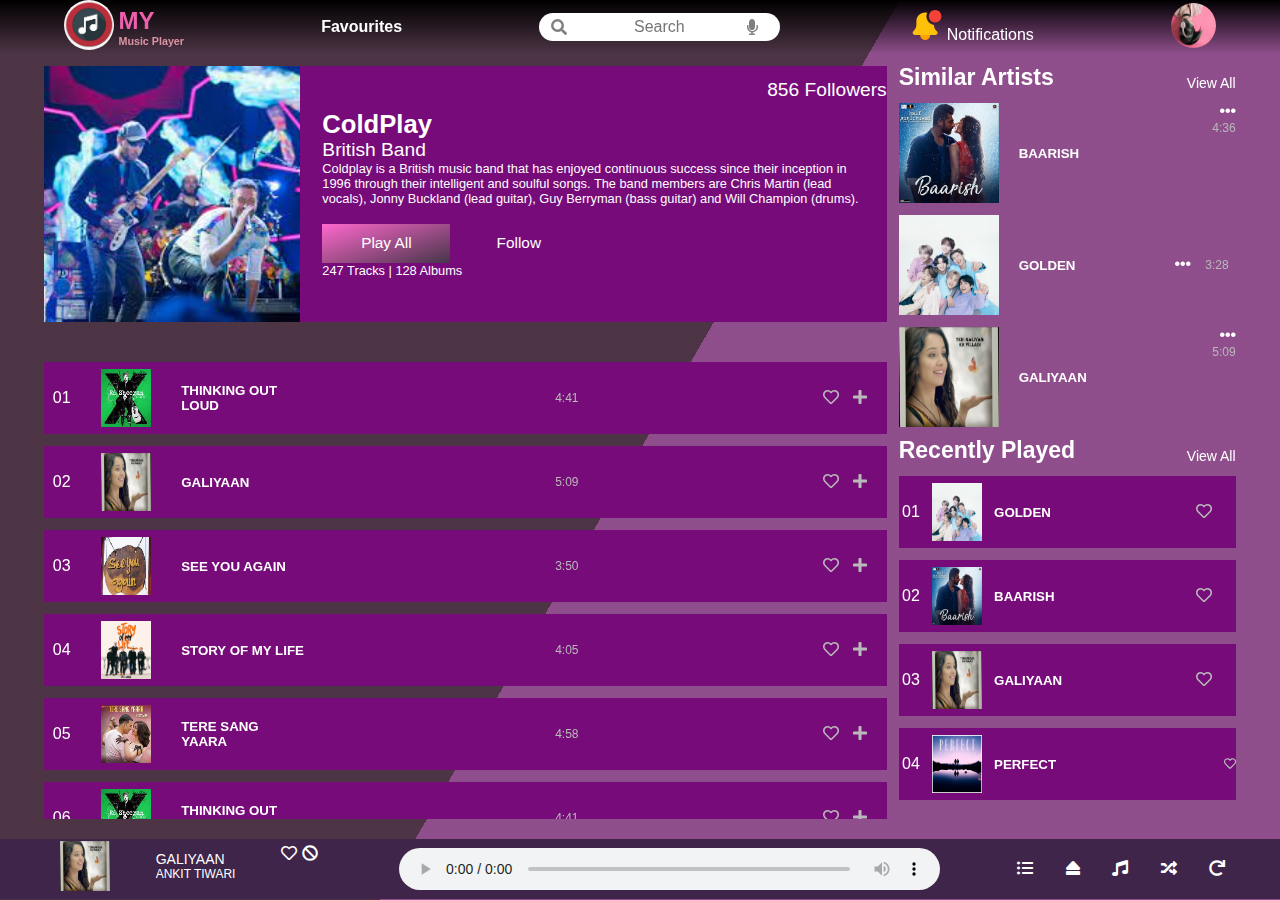
<file: Playlist.html>
<!DOCTYPE html>
<html lang="en">

<head>
    <meta charset="UTF-8">
    <meta name="viewport" content="width=device-width, initial-scale=1.0">
    <title>My Playlist</title>
    <link rel="shortcut icon" href="website_logo.png">
    <link rel="stylesheet" type="text/css" href="style1.css">
   
    
    <link rel="stylesheet" href="https://cdnjs.cloudflare.com/ajax/libs/font-awesome/5.15.2/css/all.min.css"/>
</head>

<body>
    <div class="bg"></div>
    <div class="bg bg2"></div>
    <div class="bg bg3"></div>
    <nav class="navbar">
    
        <div class="navtitle">
            <div class="weblogo">
                <img src="website_logo.png">
            </div>
            <div class="webname">
                <h2 style="color: rgb(236, 96, 173);">
                    MY
                </h2>
                <h6 style="color: rgb(218, 146, 162);">
                    Music Player
                </h6>
            </div>
        </div>
        <div class="favs">
            <h4>
                Favourites
            </h4>
        </div>
        <div class="sbar">
            <div>
                <i class="fas fa-search search-ico"></i>
            </div>
            <input type="text" name="search" placeholder="Search">
            <div>
                <i class="fas fa-microphone mic-ico"></i>
            </div>
        </div>
        <div class="bell">
            <img src="bell_icon.svg">Notifications

        </div>
        <div class="profile">
            <img src="profile_picture.jpeg">
        </div>
    </nav>
    
    <main>
        <aside class="one first">
            <div class="ron">
                <div class=ronimg>
                </div>
                <div class="ron-detail">
                    <div class="detail1">
                        <div class="main-song">
                            <h1>ColdPlay</h1>
                        </div>
                        <div class="follow">
                            856 Followers
                        </div>
                        <p class="auth">British Band</p>
                        <p class="des">
                            Coldplay is a British music band that has enjoyed continuous success since their inception in 1996 through their intelligent and soulful songs. The band members are Chris Martin (lead vocals), Jonny Buckland (lead guitar), Guy Berryman (bass guitar) and Will Champion (drums). </p>
                    </div>
            &nbsp;&nbsp;&nbsp&nbsp;&nbsp;&nbsp;
                    <div class="act">
                        <div class="but">
                            <button>Play All</button>
                            <button>Follow</button>
                        </div>
                        <p>
                            247 Tracks | 128 Albums
                        </p>
                    </div>
                </div>
            </div>

            <div class="pitems">
                <div class="pitem">
                    <div class="side1">
                        <div>
                            01
                        </div>
                        <div>
                            <img src="thinkingoutloud.jpeg">
                            <div class="play-btn">
                                <i class="fas fa-play"></i>
                            </div>
                        </div>
                        <div>
                            <h5>
                                THINKING OUT LOUD
                            </h5>
                        </div>
                    </div>
                    <div class="side2">
                        4:41
                    </div>
                    <div class="side3">
                        <div>
                            <i class="far fa-heart"></i>
                        </div>
                        <div>
                            <i class="fas fa-plus"></i>
                        </div>
                    </div>
                </div>
                <div class="pitem">
                    <div class="side1">
                        <div>
                            02
                        </div>
                        <div>
                            <img src="galiyaan.jpg">
                            <div class="play-btn">
                                <i class="fas fa-play"></i>
                            </div>
                        </div>
                        <div>
                            <h5>
                               GALIYAAN
                            </h5>
                        </div>
                    </div>
                    <div class="side2">
                        5:09
                    </div>
                    <div class="side3">
                        <div>
                            <i class="far fa-heart"></i>
                        </div>
                        <div>
                            <i class="fas fa-plus"></i>
                        </div>
                    </div>
                </div>
                <div class="pitem">
                    <div class="side1">
                        <div>
                            03
                        </div>
                        <div>
                            <img src="seeyouagain.jpeg">
                            <div class="play-btn">
                                <i class="fas fa-play"></i>
                            </div>
                        </div>
                        <div>
                            <h5>
                                SEE YOU AGAIN
                            </h5>
                        </div>
                    </div>
                    <div class="side2">
                        3:50
                    </div>
                    <div class="side3">
                        <div>
                            <i class="far fa-heart"></i>
                        </div>
                        <div>
                            <i class="fas fa-plus"></i>
                        </div>
                    </div>
                </div>
                <div class="pitem">
                    <div class="side1">
                        <div>
                            04
                        </div>
                        <div>
                            <img src="storyofmylife.jpg">
                            <div class="play-btn">
                                <i class="fas fa-play"></i>
                            </div>
                        </div>
                        <div>
                            <h5>
                                STORY OF MY LIFE
                            </h5>
                        </div>
                    </div>
                    <div class="side2">
                        4:05
                    </div>
                    <div class="side3">
                        <div>
                            <i class="far fa-heart"></i>
                        </div>
                        <div>
                            <i class="fas fa-plus"></i>
                        </div>
                    </div>
                </div>
                <div class="pitem">
                    <div class="side1">
                        <div>
                            05
                        </div>
                        <div>
                            <img src="tere sang yara.jpg">
                            <div class="play-btn">
                                <i class="fas fa-play"></i>
                            </div>
                        </div>
                        <div>
                            <h5>
                                TERE SANG YAARA
                            </h5>
                        </div>
                    </div>
                    <div class="side2">
                        4:58
                    </div>
                    <div class="side3">
                        <div>
                            <i class="far fa-heart"></i>
                        </div>
                        <div>
                            <i class="fas fa-plus"></i>
                        </div>
                    </div>
                </div>
                <div class="pitem">
                    <div class="side1">
                        <div>
                            06
                        </div>
                        <div>
                            <img src="thinkingoutloud.jpeg">
                            <div class="play-btn">
                                <i class="fas fa-play"></i>
                            </div>
                        </div>
                        <div>
                            <h5>
                               THINKING OUT LOUD
                            </h5>
                        </div>
                    </div>
                    <div class="side2">
                        4:41
                    </div>
                    <div class="side3">
                        <div>
                            <i class="far fa-heart"></i>
                        </div>
                        <div>
                            <i class="fas fa-plus"></i>
                        </div>
                    </div>
                </div>
                <div class="pitem">
                    <div class="side1">
                        <div>
                            07
                        </div>
                        <div>
                            <img src="loveyouthewayyoulie.jpg">
                            <div class="play-btn">
                                <i class="fas fa-play"></i>
                            </div>
                        </div>
                        <div>
                            <h5>
                             TERE SANG YAARA
                            </h5>
                        </div>
                    </div>
                    <div class="side2">
                        4:58
                    </div>
                    <div class="side3">
                        <div>
                            <i class="far fa-heart"></i>
                        </div>
                        <div>
                            <i class="fas fa-plus"></i>
                        </div>
                    </div>
                </div>
                <div class="pitem">
                    <div class="side1">
                        <div>
                            08
                        </div>
                        <div>
                            <img src="kaun tujhe.jpg">
                            <div class="play-btn">
                                <i class="fas fa-play"></i>
                            </div>
                        </div>
                        <div>
                            <h5>
                                KAUN TUJHE
                            </h5>
                        </div>
                    </div>
                    <div class="side2">
                        4:02
                    </div>
                    <div class="side3">
                        <div>
                            <i class="far fa-heart"></i>
                        </div>
                        <div>
                            <i class="fas fa-plus"></i>
                        </div>
                    </div>
                </div>
                <div class="pitem">
                    <div class="side1">
                        <div>
                            09
                        </div>
                        <div>
                            <img src="galiyaan.jpg">
                            <div class="play-btn">
                                <i class="fas fa-play"></i>
                            </div>
                        </div>
                        <div>
                            <h5>
                                GALIYAAN
                            </h5>
                        </div>
                    </div>
                    <div class="side2">
                        5:09
                    </div>
                    <div class="side3">
                        <div>
                            <i class="far fa-heart"></i>
                        </div>
                        <div>
                            <i class="fas fa-plus"></i>
                        </div>
                    </div>
                </div>
                <div class="pitem">
                    <div class="side1">
                        <div>
                            10
                        </div>
                        <div>
                            <img src="galiyaan.jpg">
                            <div class="play-btn">
                                <i class="fas fa-play"></i>
                            </div>
                        </div>
                        <div>
                            <h5>
                                GALIYAAN
                            </h5>
                        </div>
                    </div>
                    <div class="side2">
                        5:09
                    </div>
                    <div class="side3">
                        <div>
                            <i class="far fa-heart"></i>
                        </div>
                        <div>
                            <i class="fas fa-plus"></i>
                        </div>
                    </div>
                </div>
                <div class="pitem">
                    <div class="side1">
                        <div>
                            11
                        </div>
                        <div>
                            <img src="baarish.jpeg">
                            <div class="play-btn">
                                <i class="fas fa-play"></i>
                            </div>
                        </div>
                        <div>
                            <h5>
                                BAARISH
                            </h5>
                        </div>
                    </div>
                    <div class="side2">
                        4:36
                    </div>
                    <div class="side3">
                        <div>
                            <i class="far fa-heart"></i>
                        </div>
                        <div>
                            <i class="fas fa-plus"></i>
                        </div>
                    </div>
                </div>
                <div class="pitem">
                    <div class="side1">
                        <div>
                            12
                        </div>
                        <div>
                            <img src="PA4.jpg">
                            <div class="play-btn">
                                <i class="fas fa-play"></i>
                            </div>
                        </div>
                        <div>
                            <h5>
                                GOLDEN
                            </h5>
                        </div>
                    </div>
                    <div class="side2">
                        3:28
                    </div>
                    <div class="side3">
                        <div>
                            <i class="far fa-heart"></i>
                        </div>
                        <div>
                            <i class="fas fa-plus"></i>
                        </div>
                    </div>
                </div>
            </div>
        </aside>

      
    

        <label for="plist"><i class="fas fa-angle-double-left"></i>Playlist</label>
        <input type="checkbox" id="plist">
        <aside class="one second">
            
            <div class="mis">
                <div class="sechead">
                    <h1>Similar Artists</h1>
                    <div class="view-btn">
                        View All
                    </div>
                </div>
                <div class="li">
                    <div class="litem">
                        <div>
                            <img src="baarish.jpeg">
                            <div class="play-btn">
                                <i class="fas fa-play"></i>
                            </div>
                        </div>
                        <div style="position: absolute; left:120px;">
                            <h5>
                                BAARISH
                            </h5>
                        </div>
                        <div class="ex">
                            <div>
                                <i class="fas fa-ellipsis-h"></i>
                            </div>
                            <p class="tm">
                               4:36
                            </p>
                        </div>
                    </div>
                    <div class="litem">
                        <div>
                            <img src="PA4.jpg">
                            <div class="play-btn">
                                <i class="fas fa-play"></i>
                            </div>
                        </div>
                        <div style="position: absolute; left:120px;">
                            <h5>
                                GOLDEN
                            </h5>
                        </div>
                        <div class="ext">
                            <div>
                                <i class="fas fa-ellipsis-h"></i>
                            </div>
                            <p class="tm">
                                3:28
                            </p>
                        </div>
                    </div>
                    <div class="litem">
                        <div>
                            <img src="galiyaan.jpg">
                            <div class="play-btn">
                                <i class="fas fa-play"></i>
                            </div>
                        </div>
                        <div style="position: absolute; left:120px;">
                            <h5>
                                GALIYAAN
                            </h5>
                        </div>
                        <div class="ex">
                            <div>
                                <i class="fas fa-ellipsis-h"></i>
                            </div>
                            <p class="tm">
                                5:09
                            </p>
                        </div>
                    </div>
                </div>

                <div class="mis">
                    <div class="sechead">
                        <h1>Recently Played</h1>
                        <div class="viewbtn">
                            View All
                        </div>
                    </div>
                    <div class="li">
                        <div class="pitem">
                            <div class="side1">
                                <div>
                                    01
                                </div>
                                <div>
                                    <img src="PA4.jpg">
                                    <div class="play-btn">
                                        <i class="fas fa-play"></i>
                                    </div>
                                </div>
                                <div>
                                    <h5>
                                       GOLDEN
                                    </h5>
                                </div>
                            </div>
                            <div class="side3">
                                <div>
                                    <i class="far fa-heart"></i>
                                </div>
                            </div>
                        </div>
                        <div class="pitem">
                            <div class="side1">
                                <div>
                                    02
                                </div>
                                <div>
                                    <img src="baarish.jpeg">
                                    <div class="play-btn">
                                        <i class="fas fa-play"></i>
                                    </div>
                                </div>
                                <div>
                                    <h5>
                                        BAARISH
                                    </h5>
                                </div>
                            </div>
                            <div class="side3">
                                <div>
                                    <i class="far fa-heart"></i>
                                </div>
                            </div>
                        </div>
                        <div class="pitem">
                            <div class="side1">
                                <div>
                                    03
                                </div>
                                <div>
                                    <img src="galiyaan.jpg">
                                    <div class="play-btn">
                                        <i class="fas fa-play"></i>
                                    </div>
                                </div>
                                <div>
                                    <h5>
                                       GALIYAAN
                                    </h5>
                                </div>
                            </div>
                            <div class="side3">
                                <div>
                                    <i class="far fa-heart"></i>
                                </div>
                            </div>
                        </div>
                        <div class="pitem">
                            <div class="side1">
                                <div>
                                    04
                                </div>
                                <div>
                                    <img src="perfect.jpg">
                                    <div class="play-btn">
                                        <i class="fas fa-play"></i>
                                    </div>
                                </div>
                                <div>
                                    <h5>
                                        PERFECT
                                    </h5>
                                </div>
                            </div>
                            <div class="side2">
                                <div>
                                    <i class="far fa-heart"></i>
                                </div>
                            </div>
                        </div>
                        <div class="pitem">
                            <div class="side1">
                                <div>
                                    05
                                </div>
                                <div>
                                    <img src="PA4.jpg">
                                    <div class="play-btn">
                                        <i class="fas fa-play"></i>
                                    </div>
                                </div>
                                <div>
                                    <h5>
                                        GOLDEN
                                    </h5>
                                </div>
                            </div>
                            <div class="side3">
                                <div>
                                    <i class="far fa-heart"></i>
                                </div>
                            </div>
                        </div>
                        <div class="pitem">
                            <div class="side1">
                                <div>
                                    06
                                </div>
                                <div>
                                    <img src="baarish.jpeg">
                                    <div class="play-btn">
                                        <i class="fas fa-play"></i>
                                    </div>
                                </div>
                                <div>
                                    <h5>
                                        BAARISH
                                    </h5>
                                </div>
                            </div>
                            <div class="side3">
                                <div>
                                    <i class="far fa-heart"></i>
                                </div>
                            </div>
                        </div>
                        <div class="pitem">
                            <div class="side1">
                                <div>
                                    07
                                </div>
                                <div>
                                    <img src="perfect.jpg">
                                    <div class="play-btn">
                                        <i class="fas fa-play"></i>
                                    </div>
                                </div>
                                <div>
                                    <h5>
                                        PERFECT
                                    </h5>
                                </div>
                            </div>
                            <div class="side3">
                                <div>
                                    <i class="far fa-heart"></i>
                                </div>
                            </div>
                        </div>
                        <div class="pitem">
                            <div class="side1">
                                <div>
                                    08
                                </div>
                                <div>
                                    <img src="tere sang yara.jpg">
                                    <div class="play-btn">
                                        <i class="fas fa-play"></i>
                                    </div>
                                </div>
                                <div>
                                    <hr>
                                    <h5>
                                        BAARISH
                                    </h5>
                                </div>
                            </div>
                            <div class="side3">
                                <div>
                                    <i class="far fa-heart"></i>
                                </div>
                            </div>
                        </div>
                        <div class="pitem">
                            <div class="side1">
                                <div>
                                    09
                                </div>
                                <div>
                                    <img src="PA4.jpg">
                                    <div class="play-btn">
                                        <i class="fas fa-play"></i>
                                    </div>
                                </div>
                                <div>
                                    <h5>
                                        GOLDEN
                                    </h5>
                                </div>
                            </div>
                            <div class="side3">
                                <div>
                                    <i class="far fa-heart"></i>
                                </div>
                            </div>
                        </div>
                    </div>
                </div>
            </div>
        </aside>
    </main>

     
   
     <footer>
        <div class="activesong">
            <div id="sgimg">
                <img src="galiyaan.jpg">
            </div>
            <div class="sgdesc">
                <div>
                    GALIYAAN
                </div>
                <div>
                    ANKIT TIWARI
                </div>
            </div>
            <div class="fticon">
                <span>
                    <i class="far fa-heart"></i>
                </span>
                <span>
                    <i class="fas fa-ban"></i>
                </span>
            </div>
        </div>
        <div class="player">
            <audio controls>
                <source src="music.mp3" type="mp3">
            </audio> 
        </div>
        <div class="ext">
            <div> <i class="fas fa-list-ul"></i></div>
            <div><i class="fa fa-eject"></i></div>
            <div><i class="fa fa-music" ></i></div>
            <div><i class="fas fa-random"></i></div>
            <div><i class="fas fa-redo"></i></div>
        </div>
    </footer>
</body>

</html>
</file>
<file: style1.css>
html{
	height:100%;
}
body {
	margin:0;
	font-family: "Segoe UI", Arial, sans-serif;
	color: white;
}



.bg {
	animation:movingdiv 2s ease-in-out infinite alternate;
	background-image: linear-gradient(-60deg, rgb(128, 54, 124) 50%, rgb(53, 25, 44) 50%);
	bottom:0;
	left:-50%;
	opacity:.5;
	position:fixed;
	right:-50%;
	top:0;
	z-index:-1;
}
  
.bg2 {
	animation-direction:alternate-reverse;
	animation-duration:3s;
}
  
.bg3 {
	animation-duration:4s;
}
@keyframes movingdiv {
	0% {
	  transform:translateX(-25%);
	}
	100% {
	  transform:translateX(25%);
	}
  }
a {
	text-decoration: none;
	color: white;
}
h1,h2,h3,h4,h5,h6,p {
	margin: 0px;
}


.navbar {
	height: auto;
	width: auto;
	background-image: linear-gradient(180deg, black, rgba(0, 0, 0, 0));
	display: flex;
	flex-direction: row;
	flex-wrap: wrap;
	justify-content: space-between;
	align-items: center;
	box-sizing: border-box;
	padding-left: 5%;
	padding-right: 5%;
}
.navbar > div {
	display: inline-block;
}
.weblogo img {
	height: 50px;
	width: 50px;
	border-radius: 100%;
	animation-name: moveinout;
	animation-timing-function: ease-in-out;
	animation-duration: 3s;
	perspective: 10000px;
	transform-style: preserve-3d;
	animation-iteration-count: infinite;
}
@keyframes moveinout {
	75% {
		transform: scale(1.1);
	}
	100% {
		transform: scaleX(1);
	}
}
.webname h4 {
	color: rgb(80, 220, 255);
}
.navtitle > div {
	vertical-align: middle;
	display: inline-block;
}
@keyframes inout {
	0% {
		transform: rotate(0deg);
	}
	50% {
		transform: rotateY(360deg);
	}
	75% {
		transform: scale(1.1);
	}
	100% {
		transform: scaleX(1);
	}
}
.favs {
	animation-name: inout;
	animation-timing-function: ease-in-out;
	animation-duration: 2s;
	perspective: 10000px;
	transform-style: preserve-3d;
	animation-iteration-count: infinite;
}
.sbar {
	width: 20%;
	position: relative;
}
.sbar input {
	width: 100%;
	font-size: 16px;
	text-decoration: none;
	border-radius: 18px;
	border: none;
	padding: 5px;
	font-weight: 500;
	text-align: center;
	transition: all ease-in-out 0.1s;
}
.search-ico {
	color: rgba(0, 0, 0, 0.5);
}
.mic-ico {
	color: rgba(0, 0, 0, 0.5);
}
.sbar > div:nth-child(1) {
	display: inline-block;
	position: absolute;
	width: min-content;
	left: 5%;
	top: 20%;
	transition: all ease-in-out 0.1s;
}
.sbar > div:nth-child(3) {
	display: inline-block;
	position: absolute;
	width: min-content;
	right: 5%;
	top: 20%;
	transition: all ease-in-out 0.1s;
}
input:focus {
	outline: none;
}
.bell img {
	width: 40px;
	height: 30px;
	animation-name: movingbell;
	animation-duration: 0.4s;
	animation-timing-function: ease-in-out;
	animation-iteration-count: infinite;
	animation-delay: 5s;
	position: first;
}
@keyframes movingbell {
	0% {
		transform: rotate(-15deg);
	}
	50% {
		transform: rotate(15deg);
	}
	100% {
		transform: rotate(-15deg);
	}
}
.profile img {
	width: 45px;
	height: 45px;
	border-radius: 100%;
}



main {
	width: 100%;
	padding: 0% 3%;
	box-sizing: border-box;
	display: flex;
	flex-direction: row;
	justify-content: space-around;
	transition: all ease-in-out 1s;
}
.one {
	display: inline-block;
	overflow: hidden;
}
.first{
	width: 70%;
	height: 85vh;
	overflow: scroll;
}
.first::-webkit-scrollbar {
	display: none;
}
.second {
	width: 28%;
	height: 85vh;
	z-index: 2;
}
.ron {
	height: 20vw;
	width: 100%;
	margin-top: 12px;
	box-sizing: border-box;
	display: flex;
	flex-direction: row;
	justify-content: space-between;
	align-items: center;
	background-color:  #770b7a;
	margin-bottom: 40px;
	position: relative;
}
.ronimg {
	height: 20vw;
	width: 20vw;
	background-image:url("P1.jpeg");
	background-size: cover;
}
.ron-detail {
	width: 67%;
	height: 100%;
	display: flex;
	flex-direction: column;
	justify-content: center;
	box-sizing: border-box;
	padding-right: 12px;
}
.detail1,
.action-part {
	width: 100%;
	height: max-content;
}
.main-song,
.follow {
	display: inline-block;
}
.main-song h1 {
	font-size: 2vw;
}
.follow {
	position: absolute;
	right: 0%;
	top: 5%;
}
.follow,
.auth {
	font-size: 1.5vw;
}
.des {
	font-size: 1vw;
}
.act p {
	font-size: 1vw;
}
.but > button {
	border: 0px;
	height: 3vw;
	width: 10vw;
	color: white;
	font-size: 1.2vw;
}
.but > button:nth-child(1) {
	background-image: linear-gradient(-19deg, rgb(70, 53, 73) 0%, rgb(255, 104, 205) 100%);
}
.but > button:nth-child(2) {
	background-color: transparent;
}



.pitem {
	
	height: 8vh;

	box-sizing: border-box;
	background-color:#770b7a;
	display: flex;
	flex-direction: row;
	justify-content: space-between;
	align-items: center;
	margin-bottom: 12px;
	
}
.pitem:hover {
	background-color: #380e3d;
}
.side1 {
	display: flex;
	flex-direction: row;
	justify-content: flex-start;
	align-items: center;
	width: 30%;
	height: 100%;
	padding: 0% 1%;
}
.side2 {
	display: flex;
	flex-direction: row;
	justify-content: center;
	align-items: center;
	width: min-content;
	height: 100%;
}
.side3 {
	display: flex;
	flex-direction: row;
	justify-content: center;
	align-items: center;
	width: 50px;
	height: 100%;
	padding-right: 2%;
}
.side1 > div:nth-child(2) {
	height: 80%;
	min-width: 50px;
	max-width: 50px;
	margin: 0px 12% 0px 12%;
	position: relative;
}
.side1 > div:nth-child(2) img {
	width: 100%;
	height: 100%;
}
.side1 > div:nth-child(3) p {
	color: rgb(185, 185, 185);
}
.play-btn {
	background-color: black;
	width: 100%;
	height: 100%;
	position: absolute;
	top: 0%;
	left: 0%;
	opacity: 0;
	display: flex;
	flex-direction: row;
	justify-content: center;
	align-items: center;
	transition: all ease-in-out 0.1s;
}
.play-btn:hover {
	opacity: 0.7;
}
.side1 div p {
	font-size: 14px;
}
.side2 {
	font-size: 12px;
	color: rgb(185, 185, 185);
}
.side3 {
	color: rgb(185, 185, 185);
}
.side3 div:nth-child(2) {
	margin-left: 27%;
}
label {
	display: none;
	position: absolute;
	right: 0%;
	top: 20%;
	padding-bottom: 5px;
	z-index: 3;
	box-shadow: 0px 0px 2px 1px rgb(250, 219, 234);
	width: 85px;
	font-size: 20px;
	height: 25px;
	text-align: center;
	background-image: linear-gradient(45deg, #3c5f94 -50%, rgb(211 31 142) 150%);
}
label ~ input {
	display: none;
}
.sechead {
	margin-top: 10px;
	position: relative;
	margin-bottom: 12px;
}
.sechead div,
.sechead h1 {
	display: inline-block;
}
.sechead h1 {
	font-size: 23px;
}
.sechead div {
	position: absolute;
	bottom: 0%;
	right: 0px;
	font-size: 14px;
}

.li {
	height: 36vh;
	overflow: scroll;
}
.li::-webkit-scrollbar {
	display: none;
}
.litem {
	width: 100%;
	height: 100px;
	box-sizing: border-box;
	display: flex;
	flex-direction: row;
	justify-content: space-between;
	align-items: center;
	position: relative;
	margin-bottom: 12px;
}
.litem:hover {
	background-color: #380e3d;
}
.litem > div:nth-child(1) {
	width: 100px;
	height: 100%;
	position: relative;
}
.litem > div:nth-child(1) > img {
	width: 100%;
	height: 100%;
}
.tm {
	font-size: 12px;
	color: rgb(185, 185, 185);
}
.ex {
	text-align: right;
	height: 100%;
}

footer {
	position: absolute;
	bottom: 1px;
	width: 100%;
	height: 60px;
	background-color: #3f2549;
	display: flex;
	flex-direction: row;
	justify-content: space-between;
	align-content: center;
	flex-wrap: nowrap;
	padding: 0px 3%;
	box-sizing: border-box;
	z-index: 6;
}
.activesong {
	
	height: 90%;
	width: 25%;
	display: flex;
	flex-direction: row;
	justify-content: space-around;
	align-items: center;
}
#sgimg {
	width: 50px;
	height: 50px;
	min-width: 50px;
	min-height: 50px;
}
#sgimg img {
	width: 100%;
	height: 100%;
}
.fticon {
	height: 100%;
	padding-top: 4%;
}
.sgdesc {
	margin-right: 1%;
	margin-left: 1%;
}
.sgdesc div:nth-child(1) {
	font-size: 14px;
}
.sgdesc div:nth-child(2) {
	font-size: 12px;
}
.player {
	width: 45%;
	display: flex;
	flex-direction: column;
	align-items: center;
	justify-content: center;
	flex-wrap: nowrap;
}
.player audio{
	width: 100%;
	height: 70%;
	outline: none;
}
.ext {
	width: 20%;
	display: flex;
	flex-direction: row;
	justify-content: space-around;
	align-items: center;
}





@media screen and (max-width: 1200px) {
	.favs {
		display: none !important;
	}
	.sbar {
		width: 30%;
	}
	input {
		font-size: 11px !important;
	}
	.main-song h1 {
		font-size: 2.4vw;
	}
	.des {
		font-size: 1.2vw;
	}
}
@media screen and (max-width: 900px) {
	body{
        font-size:x-small;
    }
	.des {
		font-size: 1.6vw;
	}
	label {
		display: block;
	}
	.second {
		visibility: hidden;
		opacity: 0;
		position: absolute;
		width: 300px;
		height: 68vh;
		background-color: #050043;
		box-shadow: 0px 0px 2px 1px white;
		right: 0px;
		top: 23.5%;
		overflow: scroll;
		padding-left:10px;
		z-index: 5;
		padding-right:5px;
		transition:visibility ease-in-out 0.3s;
		transition: opacity ease-in-out 0.3s;
	}
	input[type="checkbox"]:checked ~ .second {
		visibility: visible;
		opacity: 1;
	}
	.li {
		overflow: hidden;
		height: auto;
	}
	.litem {
		background-color: #1a1e33;
	}
	.second::-webkit-scrollbar {
		display: none;
	}
	.first {
		width: 100%;
	}
	.ron {
		height: 30vw;
	}
	.ronimg {
		height: 30vw;
		width: 30vw;
	}
	.act p {
		font-size: 2vw;
	}
	.but > button {
		height: 4vw;
		width: 11vw;
		font-size: 1.7vw;
	}
}
@media screen and (max-width: 700px) {
	body{
        font-size:x-small;
    }
	.follow,
	.auth {
		font-size: 2vw;
	}
	.des {
		font-size: 1.8vw;
	}
	.ext > div:nth-child(3) {
		display: none;
	}
	.ext > div:nth-child(4) {
		display: none;
	}
}
@media screen and (max-width: 550px) {
	body{
        font-size:x-small;
    }
	.weblogo img {
		height: 30px;
		width: 30px;
	}
	.webname h1 {
		font-size: 3vw;
	}
	.webname h4 {
		font-size: 2vw;
	}
	.bell img {
		width: 20px;
		height: 20px;
	}
	.profile img {
		width: 30px;
		height: 30px;
	}
	.bell,
	.profile {
		margin-top: 8px;
	}
	.main-song h1 {
		font-size: 3vw;
	}
	.follow,
	.auth {
		font-size: 3vw;
	}
	.des {
		font-size: 3vw;
		padding-left: 4px;
	}
	.act {
		padding-top: 0px;
	}
	.ron {
		height: 60vw;
		text-align: justify;
	}
	.ronimg {
		height: 60vw;
		width: 60vw;
	}
	.but > button {
		height: 8vw;
		width: 17vw;
		font-size: 3.2vw;
	}
	#sgimg {
		display: none;
	}
	@media screen and (max-width:530px){
		body{
			font-size:x-small;
		}
	}
}
</file>
